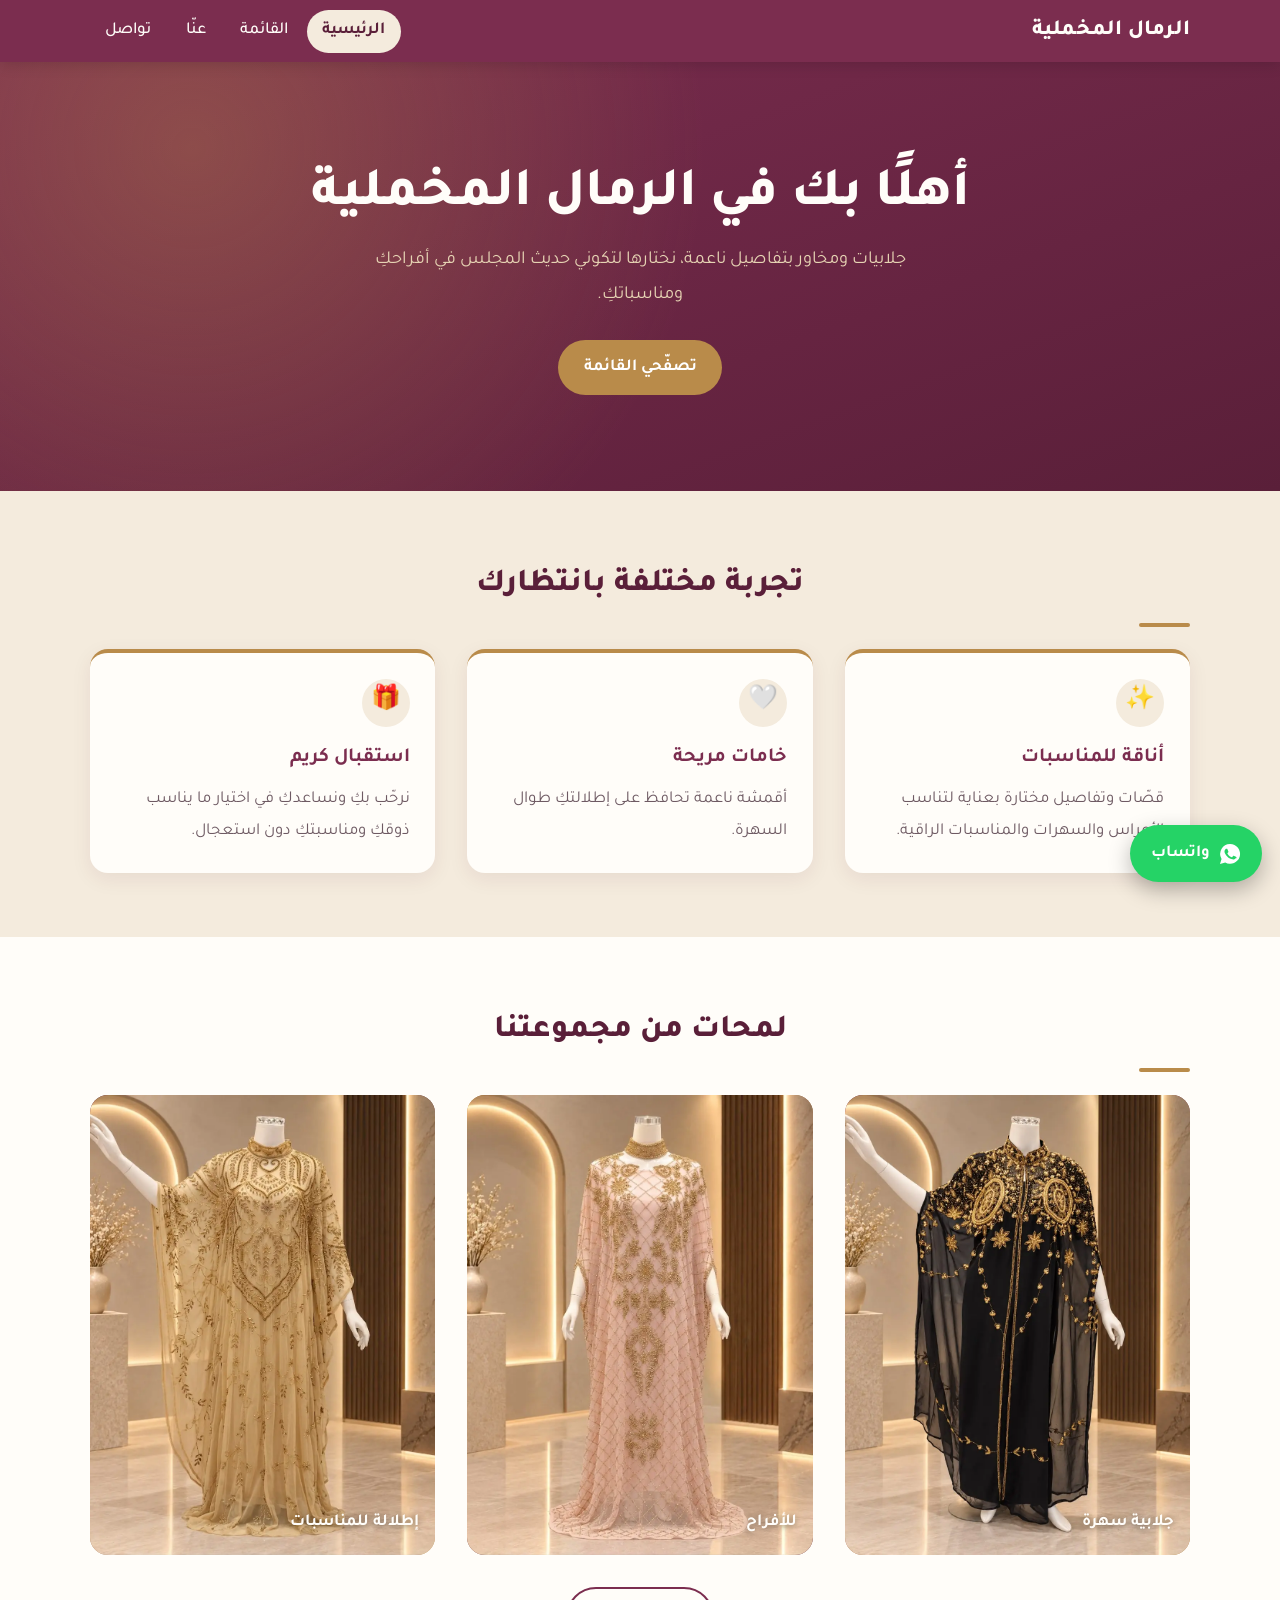
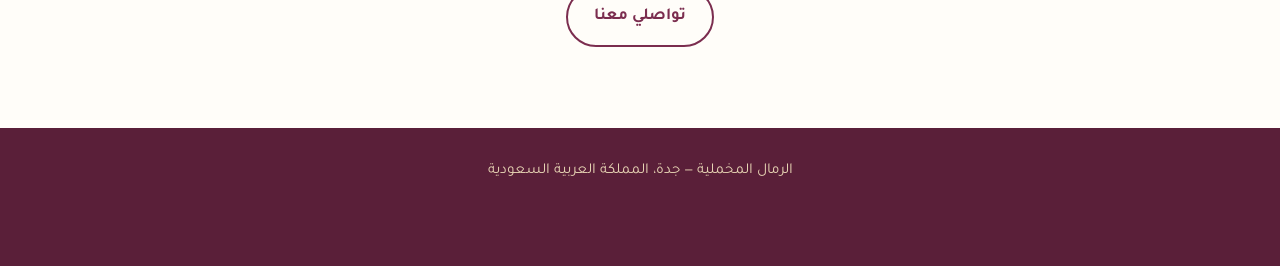
<file: index.html>
<!DOCTYPE html>
<html lang="ar" dir="rtl">
<head>
  <meta charset="utf-8">
  <meta name="viewport" content="width=device-width, initial-scale=1">
  <title>الرمال المخملية | جلابيات ومخاور في جدة</title>
  <meta name="description" content="جلابيات ومخاور أنيقة للمناسبات والأفراح في جدة. تفاصيل ناعمة وإطلالة تليق بكِ.">
  <link rel="preconnect" href="https://fonts.googleapis.com">
  <link rel="preconnect" href="https://fonts.gstatic.com" crossorigin>
  <link rel="stylesheet" href="style.css">
</head>
<body>

<header class="site-header">
  <div class="container nav">
    <a class="brand" href="index.html">الرمال المخملية</a>
    <nav aria-label="التنقل الرئيسي">
      <ul>
        <li><a class="link" href="index.html" aria-current="page">الرئيسية</a></li>
        <li><a class="link" href="menu.html">القائمة</a></li>
        <li><a class="link" href="about.html">عنّا</a></li>
        <li><a class="link" href="contact.html">تواصل</a></li>
      </ul>
    </nav>
  </div>
</header>

<main>
  <!-- 1. ترحيب -->
  <section class="hero">
    <div class="container">
      <h1>أهلًا بك في الرمال المخملية</h1>
      <p>جلابيات ومخاور بتفاصيل ناعمة، نختارها لتكوني حديث المجلس في أفراحكِ ومناسباتكِ.</p>
      <a class="btn" href="menu.html">تصفّحي القائمة</a>
    </div>
  </section>

  <!-- 2. ثلاث مميزات -->
  <section>
    <div class="container">
      <h2 class="center">تجربة مختلفة بانتظارك </h2>
      <div class="grid">
        <article class="card">
          <div class="icon" aria-hidden="true">✨</div>
          <h3>أناقة للمناسبات</h3>
          <p>قصّات وتفاصيل مختارة بعناية لتناسب الأعراس والسهرات والمناسبات الراقية.</p>
        </article>
        <article class="card">
          <div class="icon" aria-hidden="true">🤍</div>
          <h3>خامات مريحة</h3>
          <p>أقمشة ناعمة تحافظ على إطلالتكِ طوال السهرة.</p>
        </article>
        <article class="card">
          <div class="icon" aria-hidden="true">🎁</div>
          <h3>استقبال كريم</h3>
          <p>نرحّب بكِ ونساعدكِ في اختيار ما يناسب ذوقكِ ومناسبتكِ دون استعجال.</p>
        </article>
      </div>
    </div>
  </section>

  <!-- 3. صور -->
  <section style="background: var(--white);">
    <div class="container">
      <h2 class="center">لمحات من مجموعتنا</h2>
      <div class="gallery">
        <!-- لاستبدال الصورة: أضيفي داخل كل figure الوسم <img src="images/اسم-الصورة.jpg" alt="وصف الصورة"> -->
        <figure class="ph" style="margin:0">
         <img src="assets/images/black.webp" alt="جلابية سهرة" loading="lazy">
         <span>جلابية سهرة</span></figure>
        <figure class="ph" style="margin:0">
         <img src="assets/images/pink.webp" alt="للأفراح" loading="lazy">
        <span>للأفراح</span></figure>
        <figure class="ph" style="margin:0">
          <img src="assets/images/beige.webp" alt="إطلالة للمناسبات" loading="lazy">   
        <span>إطلالة للمناسبات</span></figure>
      </div>
      <p class="center" style="margin-block-start:2rem">
        <a class="btn outline" href="contact.html">تواصلي معنا</a>
      </p>
    </div>
  </section>
</main>

<footer class="site-footer">
  <div class="container">الرمال المخملية — جدة، المملكة العربية السعودية</div>
</footer>

<!-- 4. زر واتساب ثابت (غيّري الرقم 966500000000 إلى رقم المتجر بصيغة دولية بدون + أو أصفار) -->
<a class="wa-float" href="https://wa.me/966508078848" target="_blank" rel="noopener" aria-label="تواصلي معنا عبر واتساب">
  <svg viewBox="0 0 24 24" aria-hidden="true"><path d="M12.04 2a9.9 9.9 0 0 0-8.5 14.9L2 22l5.25-1.5A9.9 9.9 0 1 0 12.04 2Zm5.8 14.1c-.25.7-1.4 1.3-1.95 1.35-.5.05-1.1.07-1.8-.12-.4-.13-.95-.3-1.6-.6-2.85-1.2-4.7-4.1-4.85-4.3-.15-.2-1.15-1.5-1.15-2.9s.72-2.05 1-2.35c.25-.3.55-.37.75-.37h.55c.18 0 .42-.07.65.5.25.6.85 2.1.92 2.25.07.15.12.32.02.5-.1.2-.15.32-.3.5-.15.17-.32.4-.45.52-.15.15-.3.3-.13.6.17.3.77 1.27 1.65 2.05 1.13 1 2.1 1.32 2.4 1.47.3.15.47.12.65-.07.17-.2.75-.87.95-1.17.2-.3.4-.25.67-.15.27.1 1.75.82 2.05.97.3.15.5.22.57.35.07.12.07.72-.18 1.4Z"/></svg>
  <span>واتساب</span>
</a>

</body>
</html>
</file>
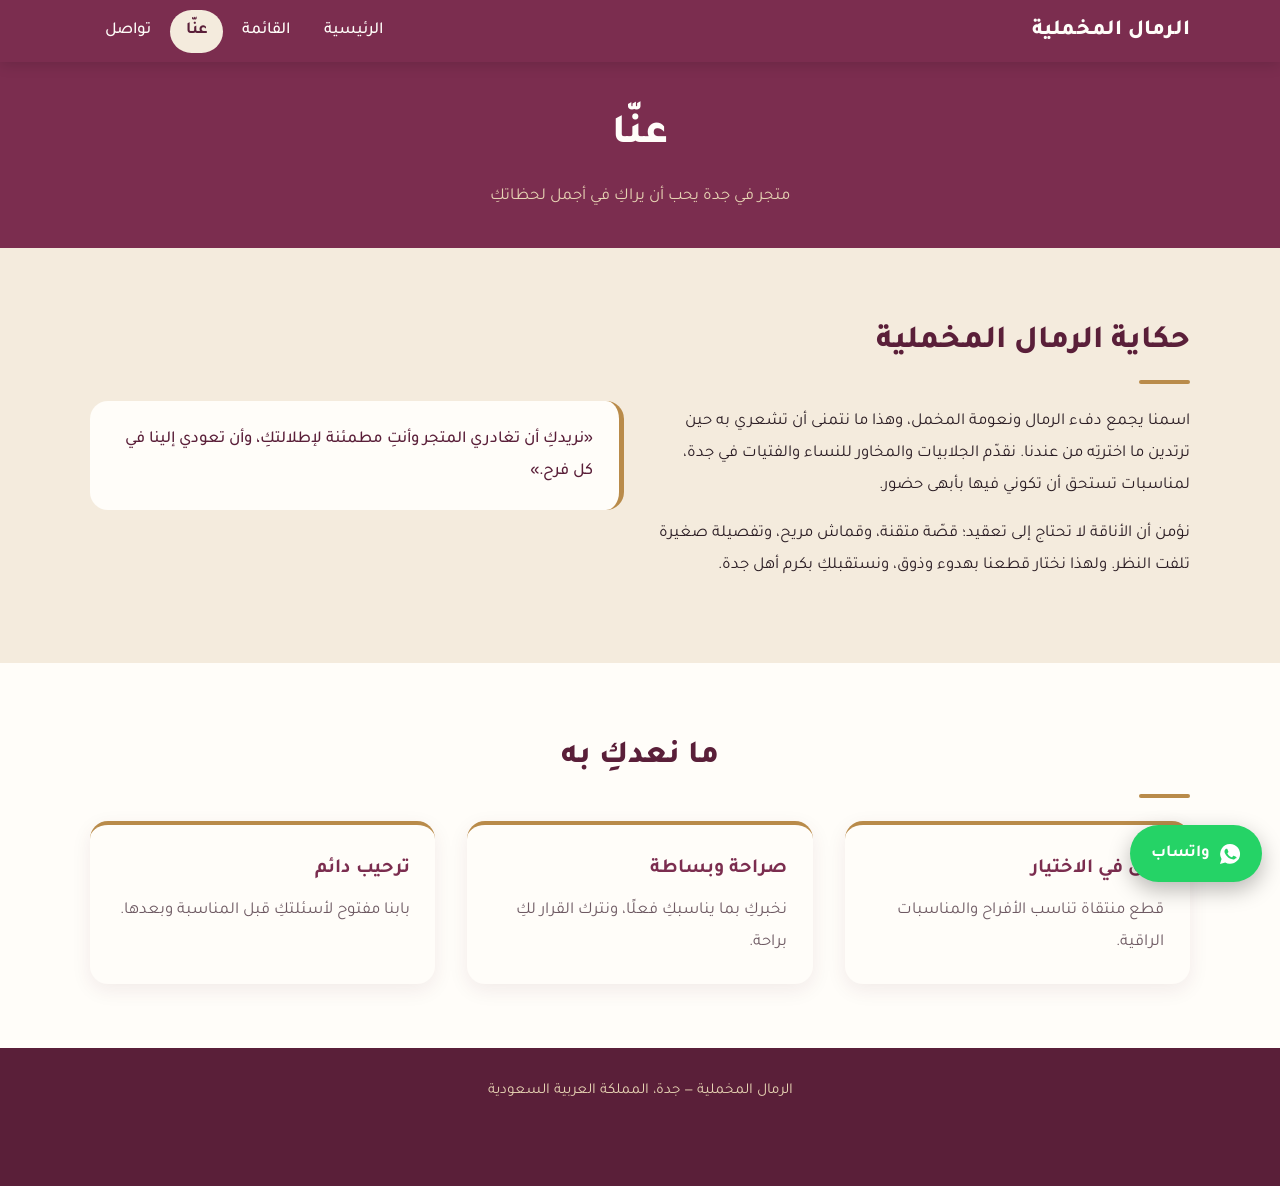
<file: about.html>
<!DOCTYPE html>
<html lang="ar" dir="rtl">
<head>
  <meta charset="utf-8">
  <meta name="viewport" content="width=device-width, initial-scale=1">
  <title>عنّا | الرمال المخملية</title>
  <meta name="description" content="تعرّفي على قصة الرمال المخملية، متجر الجلابيات والمخاور في جدة.">
  <link rel="preconnect" href="https://fonts.googleapis.com">
  <link rel="preconnect" href="https://fonts.gstatic.com" crossorigin>
  <link rel="stylesheet" href="style.css">
</head>
<body>

<header class="site-header">
  <div class="container nav">
    <a class="brand" href="index.html">الرمال المخملية</a>
    <nav aria-label="التنقل الرئيسي">
      <ul>
        <li><a class="link" href="index.html">الرئيسية</a></li>
        <li><a class="link" href="menu.html">القائمة</a></li>
        <li><a class="link" href="about.html" aria-current="page">عنّا</a></li>
        <li><a class="link" href="contact.html">تواصل</a></li>
      </ul>
    </nav>
  </div>
</header>

<div class="page-title">
  <div class="container">
    <h1>عنّا</h1>
    <p>متجر في جدة يحب أن يراكِ في أجمل لحظاتكِ</p>
  </div>
</div>

<main>
  <section>
    <div class="container two-col">
      <div>
        <h2>حكاية الرمال المخملية</h2>
        <p>
          اسمنا يجمع دفء الرمال ونعومة المخمل، وهذا ما نتمنى أن تشعري به حين ترتدين ما اخترتِه من عندنا.
          نقدّم الجلابيات والمخاور للنساء والفتيات في جدة، لمناسبات تستحق أن تكوني فيها بأبهى حضور.
        </p>
        <p>
          نؤمن أن الأناقة لا تحتاج إلى تعقيد؛ قصّة متقنة، وقماش مريح، وتفصيلة صغيرة تلفت النظر.
          ولهذا نختار قطعنا بهدوء وذوق، ونستقبلكِ بكرم أهل جدة.
        </p>
      </div>
      <div class="quote">
        «نريدكِ أن تغادري المتجر وأنتِ مطمئنة لإطلالتكِ، وأن تعودي إلينا في كل فرح.»
      </div>
    </div>
  </section>

  <section style="background: var(--white);">
    <div class="container">
      <h2 class="center">ما نعدكِ به</h2>
      <div class="grid">
        <article class="card">
          <h3>ذوق في الاختيار</h3>
          <p>قطع منتقاة تناسب الأفراح والمناسبات الراقية.</p>
        </article>
        <article class="card">
          <h3>صراحة وبساطة</h3>
          <p>نخبركِ بما يناسبكِ فعلًا، ونترك القرار لكِ براحة.</p>
        </article>
        <article class="card">
          <h3>ترحيب دائم</h3>
          <p>بابنا مفتوح لأسئلتكِ قبل المناسبة وبعدها.</p>
        </article>
      </div>
    </div>
  </section>
</main>

<footer class="site-footer">
  <div class="container">الرمال المخملية — جدة، المملكة العربية السعودية</div>
</footer>

<a class="wa-float" href="https://wa.me/966508078848" target="_blank" rel="noopener" aria-label="تواصلي معنا عبر واتساب">
  <svg viewBox="0 0 24 24" aria-hidden="true"><path d="M12.04 2a9.9 9.9 0 0 0-8.5 14.9L2 22l5.25-1.5A9.9 9.9 0 1 0 12.04 2Zm5.8 14.1c-.25.7-1.4 1.3-1.95 1.35-.5.05-1.1.07-1.8-.12-.4-.13-.95-.3-1.6-.6-2.85-1.2-4.7-4.1-4.85-4.3-.15-.2-1.15-1.5-1.15-2.9s.72-2.05 1-2.35c.25-.3.55-.37.75-.37h.55c.18 0 .42-.07.65.5.25.6.85 2.1.92 2.25.07.15.12.32.02.5-.1.2-.15.32-.3.5-.15.17-.32.4-.45.52-.15.15-.3.3-.13.6.17.3.77 1.27 1.65 2.05 1.13 1 2.1 1.32 2.4 1.47.3.15.47.12.65-.07.17-.2.75-.87.95-1.17.2-.3.4-.25.67-.15.27.1 1.75.82 2.05.97.3.15.5.22.57.35.07.12.07.72-.18 1.4Z"/></svg>
  <span>واتساب</span>
</a>

</body>
</html>
</file>
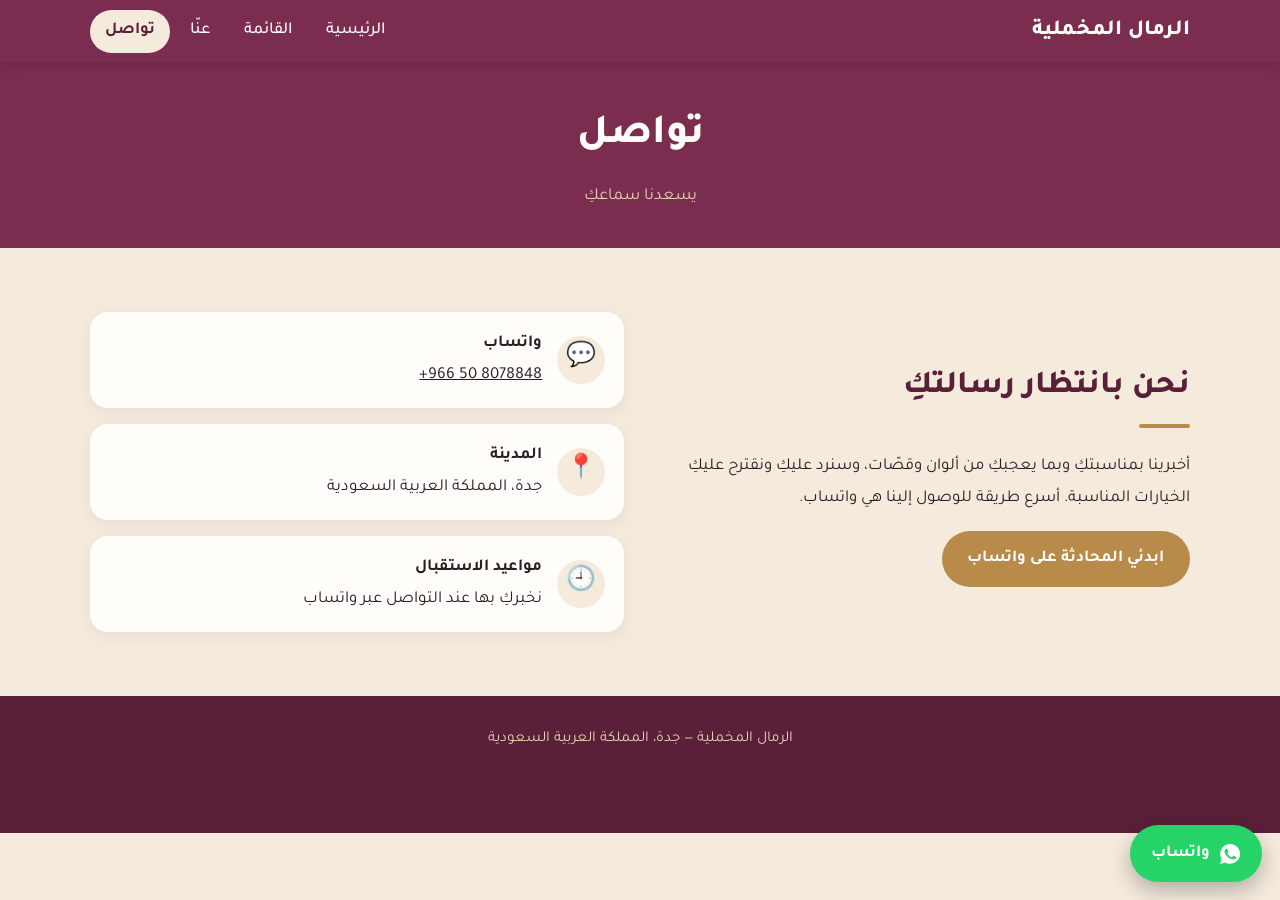
<file: contact.html>
<!DOCTYPE html>
<html lang="ar" dir="rtl">
<head>
  <meta charset="utf-8">
  <meta name="viewport" content="width=device-width, initial-scale=1">
  <title>تواصل | الرمال المخملية</title>
  <meta name="description" content="تواصلي مع الرمال المخملية في جدة عبر واتساب للاستفسار عن الجلابيات والمخاور.">
  <link rel="preconnect" href="https://fonts.googleapis.com">
  <link rel="preconnect" href="https://fonts.gstatic.com" crossorigin>
  <link rel="stylesheet" href="style.css">
</head>
<body>

<header class="site-header">
  <div class="container nav">
    <a class="brand" href="index.html">الرمال المخملية</a>
    <nav aria-label="التنقل الرئيسي">
      <ul>
        <li><a class="link" href="index.html">الرئيسية</a></li>
        <li><a class="link" href="menu.html">القائمة</a></li>
        <li><a class="link" href="about.html">عنّا</a></li>
        <li><a class="link" href="contact.html" aria-current="page">تواصل</a></li>
      </ul>
    </nav>
  </div>
</header>

<div class="page-title">
  <div class="container">
    <h1>تواصل</h1>
    <p>يسعدنا سماعكِ</p>
  </div>
</div>

<main>
  <section>
    <div class="container two-col">
      <div>
        <h2>نحن بانتظار رسالتكِ</h2>
        <p>
          أخبرينا بمناسبتكِ وبما يعجبكِ من ألوان وقصّات، وسنرد عليكِ ونقترح عليكِ الخيارات المناسبة.
          أسرع طريقة للوصول إلينا هي واتساب.
        </p>
        <!-- غيّري الرقم 966500000000 إلى رقم المتجر -->
        <a class="btn" href="https://wa.me/966508078848" target="_blank" rel="noopener">ابدئي المحادثة على واتساب</a>
      </div>

      <ul class="contact-list">
        <li>
          <span class="icon" aria-hidden="true" style="margin:0">💬</span>
          <div><strong>واتساب</strong><br>
            <!-- غيّري الرقم الظاهر -->
            <a href="https://wa.me/966508078848" target="_blank" rel="noopener" dir="ltr">+966 50 8078848</a>
          </div>
        </li>
        <li>
          <span class="icon" aria-hidden="true" style="margin:0">📍</span>
          <div><strong>المدينة</strong><br>جدة، المملكة العربية السعودية</div>
        </li>
        <li>
          <span class="icon" aria-hidden="true" style="margin:0">🕘</span>
          <div><strong>مواعيد الاستقبال</strong><br>نخبركِ بها عند التواصل عبر واتساب</div>
        </li>
      </ul>
    </div>
  </section>
</main>

<footer class="site-footer">
  <div class="container">الرمال المخملية — جدة، المملكة العربية السعودية</div>
</footer>

<a class="wa-float" href="https://wa.me/966508078848" target="_blank" rel="noopener" aria-label="تواصلي معنا عبر واتساب">
  <svg viewBox="0 0 24 24" aria-hidden="true"><path d="M12.04 2a9.9 9.9 0 0 0-8.5 14.9L2 22l5.25-1.5A9.9 9.9 0 1 0 12.04 2Zm5.8 14.1c-.25.7-1.4 1.3-1.95 1.35-.5.05-1.1.07-1.8-.12-.4-.13-.95-.3-1.6-.6-2.85-1.2-4.7-4.1-4.85-4.3-.15-.2-1.15-1.5-1.15-2.9s.72-2.05 1-2.35c.25-.3.55-.37.75-.37h.55c.18 0 .42-.07.65.5.25.6.85 2.1.92 2.25.07.15.12.32.02.5-.1.2-.15.32-.3.5-.15.17-.32.4-.45.52-.15.15-.3.3-.13.6.17.3.77 1.27 1.65 2.05 1.13 1 2.1 1.32 2.4 1.47.3.15.47.12.65-.07.17-.2.75-.87.95-1.17.2-.3.4-.25.67-.15.27.1 1.75.82 2.05.97.3.15.5.22.57.35.07.12.07.72-.18 1.4Z"/></svg>
  <span>واتساب</span>
</a>

</body>
</html>
</file>
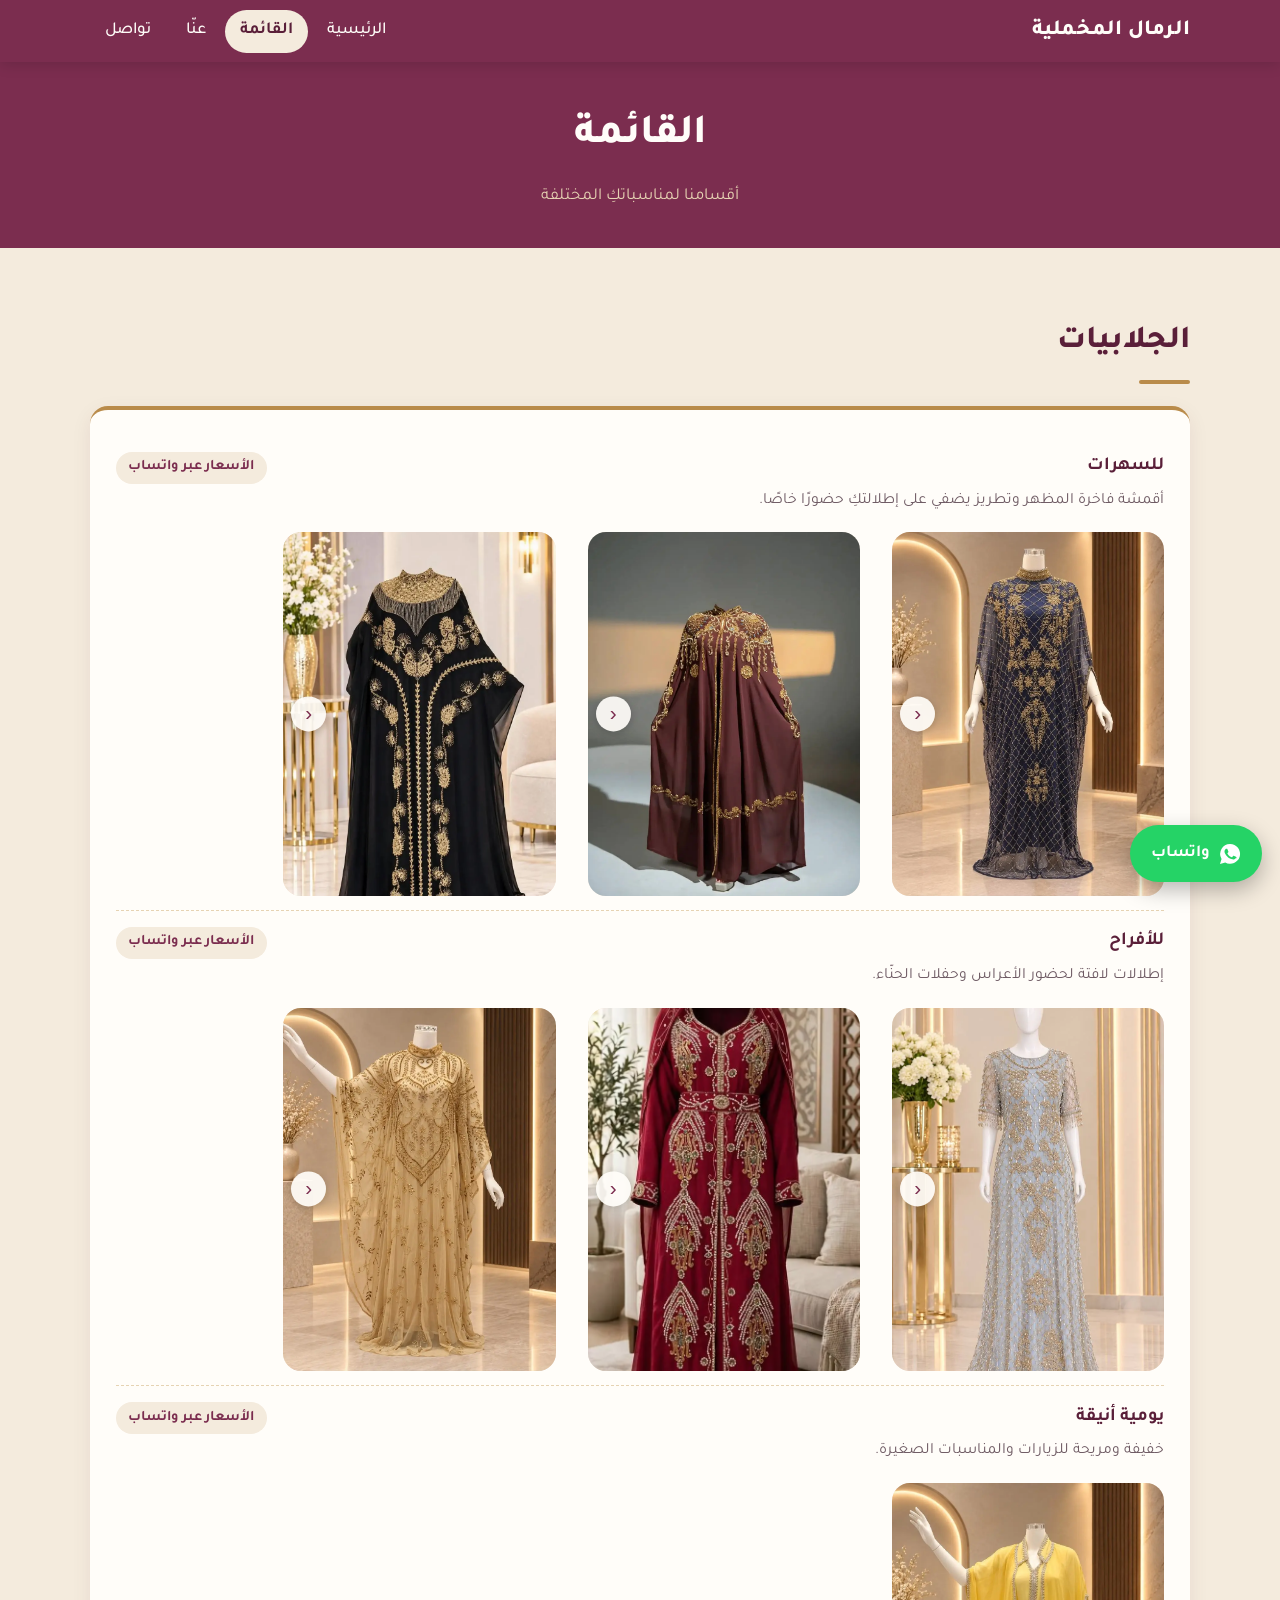
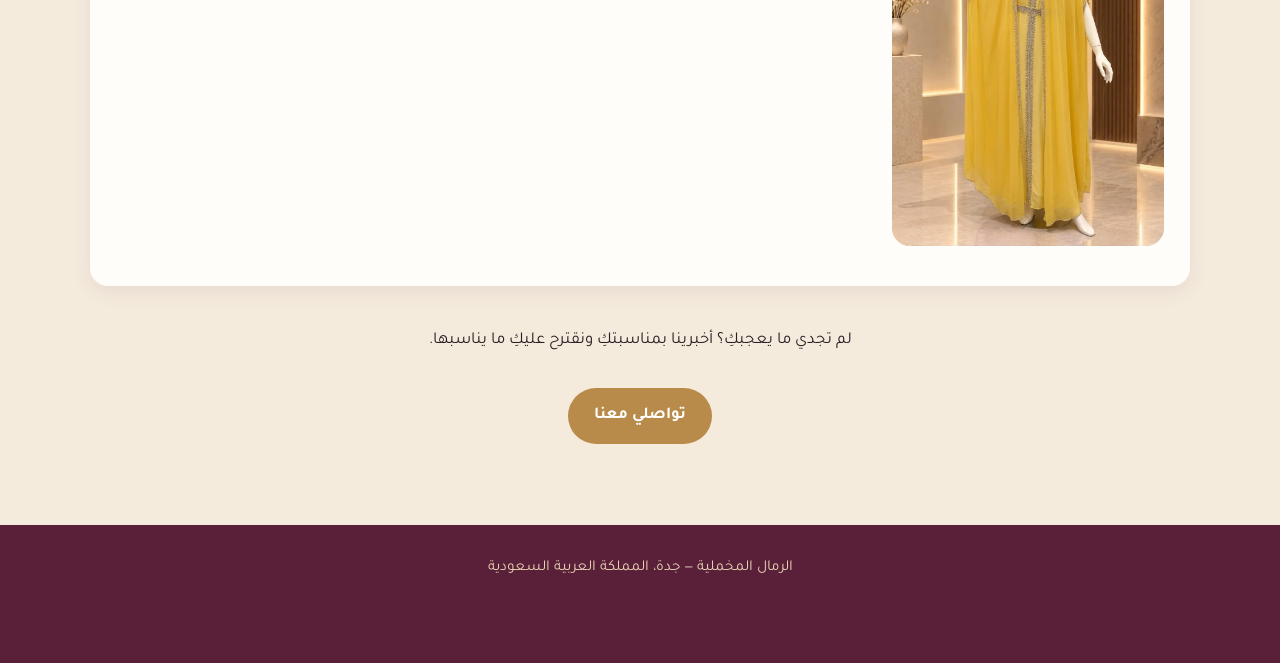
<file: menu.html>
<!DOCTYPE html>
<html lang="ar" dir="rtl">
<head>
  <meta charset="utf-8">
  <meta name="viewport" content="width=device-width, initial-scale=1">
  <title>القائمة | الرمال المخملية</title>
  <meta name="description" content="تعرّفي على أقسام الجلابيات والمخاور في الرمال المخملية بجدة.">
  <link rel="preconnect" href="https://fonts.googleapis.com">
  <link rel="preconnect" href="https://fonts.gstatic.com" crossorigin>
  <link rel="stylesheet" href="style.css">
</head>
<body>

<header class="site-header">
  <div class="container nav">
    <a class="brand" href="index.html">الرمال المخملية</a>
    <nav aria-label="التنقل الرئيسي">
      <ul>
        <li><a class="link" href="index.html">الرئيسية</a></li>
        <li><a class="link" href="menu.html" aria-current="page">القائمة</a></li>
        <li><a class="link" href="about.html">عنّا</a></li>
        <li><a class="link" href="contact.html">تواصل</a></li>
      </ul>
    </nav>
  </div>
</header>

<div class="page-title">
  <div class="container">
    <h1>القائمة</h1>
    <p>أقسامنا لمناسباتكِ المختلفة</p>
  </div>
</div>

<main>
  <section>
    <div class="container">

      <div class="menu-group">
        <h2>الجلابيات</h2>
        <div class="card">

          <!-- ===== قسم: للسهرات ===== -->
          <div class="item">
            <div>
              <h3>للسهرات</h3>
              <p>أقمشة فاخرة المظهر وتطريز يضفي على إطلالتكِ حضورًا خاصًا.</p>

              <div class="products">

                <!-- جلابية 1: كل figure = لون -->
                <article class="product">
                  <div class="slider">
                    <div class="slides">
                      <figure class="slide">
                        <img src="assets/images/blue.webp" alt="" loading="lazy">
                      </figure>
                      <figure class="slide">
                        <img src="assets/images/purple.webp" alt="" loading="lazy">
                      </figure>
                      <figure class="slide">
                        <img src="assets/images/pink.webp" alt="" loading="lazy">
                      </figure>
                      
                      <!-- لإضافة لون جديد: انسخي figure كامل والصقيه هنا -->
                    </div>
                    <button class="slider-btn prev" type="button" aria-label="اللون السابق">›</button>
                    <button class="slider-btn next" type="button" aria-label="اللون التالي">‹</button>
                  </div>
                 
                </article>

                <!-- جلابية 2: انسخي article كامل لإضافة موديل جديد (الصور هنا مؤقتة) -->
                <article class="product">
                  <div class="slider">
                    <div class="slides">
                      <figure class="slide">
                        <img src="assets/images/brown.webp" alt="" loading="lazy">
                      </figure>
                      <figure class="slide">
                        <img src="assets/images/blue2.webp" alt="" loading="lazy">
                      </figure>
                      <figure class="slide">
                        <img src="assets/images/black3.webp" alt="" loading="lazy">
                      </figure>
                    </div>
                    <button class="slider-btn prev" type="button" aria-label="اللون السابق">›</button>
                    <button class="slider-btn next" type="button" aria-label="اللون التالي">‹</button>
                  </div>
                 
                </article>
                <article class="product">
                  <div class="slider">
                    <div class="slides">
                      <figure class="slide">
                        <img src="assets/images/black2.webp" alt="" loading="lazy">
                      </figure>
                      <figure class="slide">
                        <img src="assets/images/green2.webp" alt="" loading="lazy">
                      </figure>
                      <figure class="slide">
                        <img src="assets/images/white.webp" alt="" loading="lazy">
                      </figure>
                    </div>
                    <button class="slider-btn prev" type="button" aria-label="اللون السابق">›</button>
                    <button class="slider-btn next" type="button" aria-label="اللون التالي">‹</button>
                  </div>
                 
                </article>

              </div>
            </div>
            <span class="tag">الأسعار عبر واتساب</span>
          </div>

          <!-- ===== قسم: للأفراح ===== -->
          <div class="item">
            <div>
              <h3>للأفراح</h3>
              <p>إطلالات لافتة لحضور الأعراس وحفلات الحنّاء.</p>

              <div class="products">
                <article class="product">
                  <div class="slider">
                    <div class="slides">
                      <figure class="slide">
                        <img src="assets/images/sky.webp" alt="" loading="lazy"> 
                      </figure>
                      <figure class="slide">
                        <img src="assets/images/orange2.webp" alt="" loading="lazy"> 
                      </figure>
                      <figure class="slide">
                        <img src="assets/images/yellow2.webp" alt="" loading="lazy">
                      </figure>
                      <figure class="slide">
                        <img src="assets/images/green.webp" alt="" loading="lazy">
                      </figure>
                      <figure class="slide">
                        <img src="assets/images/bluue.webp" alt="" loading="lazy">
                      </figure>
                      
                    </div>
                    <button class="slider-btn prev" type="button" aria-label="اللون السابق">›</button>
                    <button class="slider-btn next" type="button" aria-label="اللون التالي">‹</button>
                  </div>
                </article>
                <article class="product">
                  <div class="slider">
                    <div class="slides">
                      <figure class="slide">
                        <img src="assets/images/red.webp" alt="" loading="lazy">
                      </figure>
                      <figure class="slide">
                        <img src="assets/images/purble2.webp" alt="" loading="lazy">
                      </figure>
                       <figure class="slide">
                        <img src="assets/images/white2.webp" alt="" loading="lazy">
                      </figure>
                    </div>
                    <button class="slider-btn prev" type="button" aria-label="اللون السابق">›</button>
                    <button class="slider-btn next" type="button" aria-label="اللون التالي">‹</button>
                  </div>
                </article>
             <article class="product">
                  <div class="slider">
                    <div class="slides">
                      <figure class="slide">
                        <img src="assets/images/beige.webp" alt="" loading="lazy">
                      </figure>
                      <figure class="slide">
                        <img src="assets/images/black.webp" alt="" loading="lazy">
                      </figure>
                      
                      <!-- لإضافة لون جديد: انسخي figure كامل والصقيه هنا -->
                    </div>
                    <button class="slider-btn prev" type="button" aria-label="اللون السابق">›</button>
                    <button class="slider-btn next" type="button" aria-label="اللون التالي">‹</button>
                  </div>
                 
                </article>
              </div>
            </div>
 
            <span class="tag">الأسعار عبر واتساب</span>
          </div>

          <!-- ===== قسم: يومية أنيقة ===== -->
          <div class="item">
            <div>
              <h3>يومية أنيقة</h3>
              <p>خفيفة ومريحة للزيارات والمناسبات الصغيرة.</p>

              <div class="products">
                <article class="product">
                  <div class="slider">
                    <div class="slides">
                      <figure class="slide">
                        <img src="assets/images/yellow.webp" alt="" loading="lazy">
                      </figure>
                    </div>
                    <button class="slider-btn prev" type="button" aria-label="اللون السابق">›</button>
                    <button class="slider-btn next" type="button" aria-label="اللون التالي">‹</button>
                  </div>
                </article>
              </div>
            </div>
            <span class="tag">الأسعار عبر واتساب</span>
          </div>

        </div>
      </div>

      <p class="center">
        لم تجدي ما يعجبكِ؟ أخبرينا بمناسبتكِ ونقترح عليكِ ما يناسبها.<br><br>
        <a class="btn" href="contact.html">تواصلي معنا</a>
      </p>

    </div>
  </section>
</main>

<footer class="site-footer">
  <div class="container">الرمال المخملية — جدة، المملكة العربية السعودية</div>
</footer>

<a class="wa-float" href="https://wa.me/966508078848" target="_blank" rel="noopener" aria-label="تواصلي معنا عبر واتساب">
  <svg viewBox="0 0 24 24" aria-hidden="true"><path d="M12.04 2a9.9 9.9 0 0 0-8.5 14.9L2 22l5.25-1.5A9.9 9.9 0 1 0 12.04 2Zm5.8 14.1c-.25.7-1.4 1.3-1.95 1.35-.5.05-1.1.07-1.8-.12-.4-.13-.95-.3-1.6-.6-2.85-1.2-4.7-4.1-4.85-4.3-.15-.2-1.15-1.5-1.15-2.9s.72-2.05 1-2.35c.25-.3.55-.37.75-.37h.55c.18 0 .42-.07.65.5.25.6.85 2.1.92 2.25.07.15.12.32.02.5-.1.2-.15.32-.3.5-.15.17-.32.4-.45.52-.15.15-.3.3-.13.6.17.3.77 1.27 1.65 2.05 1.13 1 2.1 1.32 2.4 1.47.3.15.47.12.65-.07.17-.2.75-.87.95-1.17.2-.3.4-.25.67-.15.27.1 1.75.82 2.05.97.3.15.5.22.57.35.07.12.07.72-.18 1.4Z"/></svg>
  <span>واتساب</span>
</a>

<script>
  // أزرار التمرير بين الألوان: يختفي الزر إذا ما فيه صورة في اتجاهه
  document.querySelectorAll('.slider').forEach(function (slider) {
    var track = slider.querySelector('.slides');
    var prev = slider.querySelector('.prev');
    var next = slider.querySelector('.next');

    function update() {
      // في RTL تكون scrollLeft سالبة، لذلك نأخذ القيمة المطلقة
      var position = Math.abs(track.scrollLeft);
      var max = track.scrollWidth - track.clientWidth;
      prev.style.visibility = position <= 2 ? 'hidden' : 'visible';
      next.style.visibility = position >= max - 2 ? 'hidden' : 'visible';
    }

    // حذف خانة أي صورة لا تعمل (اسم خاطئ أو ملف غير موجود)
    track.querySelectorAll('img').forEach(function (img) {
      function removeSlide() {
        img.closest('.slide').remove();
        update();
      }
      if (img.complete && img.naturalWidth === 0) {
        removeSlide();
      } else {
        img.addEventListener('error', removeSlide);
        img.addEventListener('load', update);
      }
    });

    // الصفحة RTL: التالي = تمرير لليسار (قيمة سالبة)
    next.addEventListener('click', function () {
      track.scrollBy({ left: -track.clientWidth, behavior: 'smooth' });
    });
    prev.addEventListener('click', function () {
      track.scrollBy({ left: track.clientWidth, behavior: 'smooth' });
    });

    track.addEventListener('scroll', update);
    window.addEventListener('resize', update);
    window.addEventListener('load', update);
    update();
  });
</script>

</body>
</html>
</file>
<file: style.css>
/* الرمال المخملية — ملف التنسيق المشترك */
@import url("https://fonts.googleapis.com/css2?family=Tajawal:wght@400;500;700;800&display=swap");

:root {
  --primary: #7b2d4f;        /* عنابي مخملي — اللون الأساسي */
  --primary-dark: #5a1f39;
  --sand: #f4ebdd;           /* رمل فاتح */
  --sand-deep: #e6d3b3;
  --gold: #b98b4a;
  --ink: #2b1d24;
  --muted: #6e5a63;
  --white: #fffdf9;
  --radius: 18px;
  --gap: clamp(1rem, 3vw, 2rem);
  --maxw: 1100px;
}

*, *::before, *::after { box-sizing: border-box; }

html { scroll-behavior: smooth; }

body {
  margin: 0;
  font-family: "Tajawal", system-ui, sans-serif;
  font-size: 1.05rem;
  line-height: 1.9;
  color: var(--ink);
  background: var(--sand);
  text-align: start;
}

img { max-inline-size: 100%; display: block; }

a { color: inherit; }

.container {
  inline-size: min(100% - 2rem, var(--maxw));
  margin-inline: auto;
}

/* ---------- قائمة التنقل ---------- */
.site-header {
  position: sticky;
  inset-block-start: 0;
  z-index: 20;
  background: var(--primary);
  color: var(--white);
  box-shadow: 0 2px 14px rgb(0 0 0 / 0.15);
}

.nav {
  display: flex;
  flex-wrap: wrap;
  align-items: center;
  justify-content: space-between;
  gap: 0.25rem 1rem;
  padding-block: 0.6rem;
}

.brand {
  font-weight: 800;
  font-size: 1.35rem;
  text-decoration: none;
  letter-spacing: 0.01em;
}

.nav ul {
  display: flex;
  flex-wrap: wrap;
  gap: 0.25rem;
  margin: 0;
  padding: 0;
  list-style: none;
}

.nav a.link {
  display: block;
  padding: 0.35rem 0.95rem;
  border-radius: 999px;
  text-decoration: none;
  font-weight: 500;
  transition: background 0.2s;
}

.nav a.link:hover { background: rgb(255 255 255 / 0.15); }

.nav a.link[aria-current="page"] {
  background: var(--sand);
  color: var(--primary-dark);
  font-weight: 700;
}

/* ---------- الأقسام ---------- */
.hero {
  background:
    radial-gradient(circle at 15% 20%, rgb(185 139 74 / 0.35), transparent 45%),
    linear-gradient(160deg, var(--primary) 0%, var(--primary-dark) 100%);
  color: var(--white);
  padding-block: clamp(3rem, 9vw, 6rem);
  text-align: center;
}

.hero h1 {
  margin: 0 0 0.6rem;
  font-size: clamp(2rem, 6vw, 3.4rem);
  font-weight: 800;
  line-height: 1.4;
}

.hero p {
  margin: 0 auto 1.6rem;
  max-inline-size: 36rem;
  font-size: 1.15rem;
  color: var(--sand-deep);
}

.page-title {
  background: var(--primary);
  color: var(--white);
  padding-block: 2.2rem;
  text-align: center;
}

.page-title h1 { margin: 0; font-size: clamp(1.8rem, 5vw, 2.6rem); font-weight: 800; }
.page-title p { margin: 0.3rem 0 0; color: var(--sand-deep); }

section { padding-block: clamp(2.2rem, 6vw, 4rem); }

h2 {
  margin: 0 0 1.4rem;
  font-size: clamp(1.5rem, 4vw, 2rem);
  color: var(--primary-dark);
  font-weight: 800;
}

h2::after {
  content: "";
  display: block;
  inline-size: 3.2rem;
  block-size: 4px;
  margin-block-start: 0.4rem;
  border-radius: 4px;
  background: var(--gold);
}

.center { text-align: center; }
.center h2::after { margin-inline: auto; }

/* ---------- أزرار ---------- */
.btn {
  display: inline-flex;
  align-items: center;
  gap: 0.5rem;
  padding: 0.75rem 1.6rem;
  border-radius: 999px;
  background: var(--gold);
  color: #fff;
  font-weight: 700;
  font-family: inherit;
  font-size: 1.05rem;
  text-decoration: none;
  border: 0;
  cursor: pointer;
  transition: transform 0.2s, background 0.2s;
}

.btn:hover { background: #a37a3d; transform: translateY(-2px); }

.btn.outline {
  background: transparent;
  border: 2px solid var(--primary);
  color: var(--primary);
}

.btn.outline:hover { background: var(--primary); color: #fff; }

/* ---------- بطاقات ---------- */
.grid {
  display: grid;
  gap: var(--gap);
  grid-template-columns: repeat(auto-fit, minmax(240px, 1fr));
}

.card {
  background: var(--white);
  border-radius: var(--radius);
  padding: 1.6rem;
  box-shadow: 0 6px 20px rgb(90 31 57 / 0.08);
  border-block-start: 4px solid var(--gold);
}

.card h3 { margin: 0 0 0.4rem; color: var(--primary); font-size: 1.25rem; }
.card p { margin: 0; color: var(--muted); }

.icon {
  display: grid;
  place-items: center;
  inline-size: 3rem;
  block-size: 3rem;
  margin-block-end: 0.8rem;
  border-radius: 50%;
  background: var(--sand);
  font-size: 1.5rem;
}

/* ---------- الصور (مواضع جاهزة للاستبدال) ---------- */
.gallery {
  display: grid;
  gap: var(--gap);
  grid-template-columns: repeat(auto-fit, minmax(220px, 1fr));
}

.ph {
  position: relative;
  aspect-ratio: 3 / 4;
  border-radius: var(--radius);
  overflow: hidden;
  display: grid;
  place-items: end start;
  padding: 1rem;
  color: var(--white);
  font-weight: 700;
  background: linear-gradient(155deg, var(--primary), var(--gold));
}

.ph:nth-child(2) { background: linear-gradient(155deg, var(--gold), var(--primary-dark)); }
.ph:nth-child(3) { background: linear-gradient(155deg, var(--primary-dark), #c9a46a); }

.ph img {
  position: absolute;
  inset: 0;
  inline-size: 100%;
  block-size: 100%;
  object-fit: cover;
}

.ph span { position: relative; text-shadow: 0 1px 6px rgb(0 0 0 / 0.5); }

/* ---------- القائمة ---------- */
.menu-group { margin-block-end: 2.4rem; }

.item {
  display: flex;
  justify-content: space-between;
  align-items: baseline;
  gap: 1rem;
  padding-block: 0.9rem;
  border-block-end: 1px dashed var(--sand-deep);
}

.item:last-child { border-block-end: 0; }
.item h3 { margin: 0; font-size: 1.15rem; color: var(--primary-dark); }
.item p { margin: 0.1rem 0 0; color: var(--muted); font-size: 0.98rem; }
.tag {
  flex-shrink: 0;
  padding: 0.15rem 0.8rem;
  border-radius: 999px;
  background: var(--sand);
  color: var(--primary);
  font-size: 0.9rem;
  font-weight: 700;
}

/* ---------- عنّا / تواصل ---------- */
.two-col {
  display: grid;
  gap: var(--gap);
  grid-template-columns: repeat(auto-fit, minmax(280px, 1fr));
  align-items: center;
}

.quote {
  padding: 1.4rem 1.6rem;
  background: var(--white);
  border-radius: var(--radius);
  border-inline-start: 5px solid var(--gold);
  color: var(--primary-dark);
  font-weight: 500;
}

.contact-list { list-style: none; margin: 0; padding: 0; display: grid; gap: 1rem; }
.contact-list li {
  display: flex;
  gap: 0.9rem;
  align-items: center;
  padding: 1rem 1.2rem;
  background: var(--white);
  border-radius: var(--radius);
  box-shadow: 0 4px 14px rgb(90 31 57 / 0.07);
}

/* ---------- واتساب الثابت ---------- */
.wa-float {
  position: fixed;
  inset-block-end: 1.1rem;
  inset-inline-start: 1.1rem;
  z-index: 30;
  display: inline-flex;
  align-items: center;
  gap: 0.5rem;
  padding: 0.8rem 1.3rem;
  border-radius: 999px;
  background: #25d366;
  color: #fff;
  font-weight: 700;
  text-decoration: none;
  box-shadow: 0 8px 22px rgb(0 0 0 / 0.28);
  transition: transform 0.2s;
}

.wa-float:hover { transform: scale(1.05); }
.wa-float svg { inline-size: 1.5rem; block-size: 1.5rem; fill: currentColor; }

/* ---------- التذييل ---------- */
.site-footer {
  padding-block: 1.8rem 5rem;
  background: var(--primary-dark);
  color: var(--sand-deep);
  text-align: center;
  font-size: 0.95rem;
}

/* ---------- الجوال ---------- */
@media (max-width: 560px) {
  body { font-size: 1rem; }
  .nav { justify-content: center; }
  .item { flex-direction: column; align-items: stretch; gap: 0.3rem; }
  .item .tag { align-self: flex-start; }
  .wa-float span { display: none; }
  .wa-float { padding: 0.9rem; }
}
/* ---------- معرض الموديلات والألوان (صفحة menu.html فقط) ---------- */
.menu-group .item > div { flex: 1 1 auto; min-inline-size: 0; }

.products {
  display: grid;
  grid-template-columns: repeat(auto-fill, minmax(220px, 1fr));
  gap: var(--gap);
  margin-block-start: 1rem;
}

.product {
  background: var(--sand);
  border-radius: var(--radius);
  overflow: hidden;
}

.product-name {
  margin: 0;
  padding: 0.7rem 1rem;
  font-size: 1.05rem;
  font-weight: 700;
  color: var(--primary-dark);
}

.slider { position: relative; }

.slides {
  display: flex;
  overflow-x: auto;
  overflow-y: hidden;
  overscroll-behavior-x: contain; /* يمنع السحب بعد آخر صورة */
  scroll-snap-type: x mandatory;
  scrollbar-width: none;
}

.slides::-webkit-scrollbar { display: none; }

.slide {
  position: relative;
  flex: 0 0 100%;
  margin: 0;
  scroll-snap-align: center;
}

.slide img {
  inline-size: 100%;
  aspect-ratio: 3 / 4;
  object-fit: cover;
}

.slide figcaption {
  position: absolute;
  inset-block-end: 0.6rem;
  inset-inline-start: 0.6rem;
  padding: 0.05rem 0.8rem;
  border-radius: 999px;
  background: rgb(255 253 249 / 0.92);
  color: var(--primary-dark);
  font-size: 0.9rem;
  font-weight: 700;
}

.slider-btn {
  position: absolute;
  inset-block-start: 50%;
  transform: translateY(-50%);
  z-index: 2;
  inline-size: 2.2rem;
  block-size: 2.2rem;
  border: 0;
  border-radius: 50%;
  background: rgb(255 253 249 / 0.92);
  color: var(--primary);
  font-size: 1.3rem;
  line-height: 1;
  cursor: pointer;
  box-shadow: 0 2px 8px rgb(0 0 0 / 0.2);
}

.slider-btn.prev { inset-inline-start: 0.5rem; }
.slider-btn.next { inset-inline-end: 0.5rem; }
</file>
